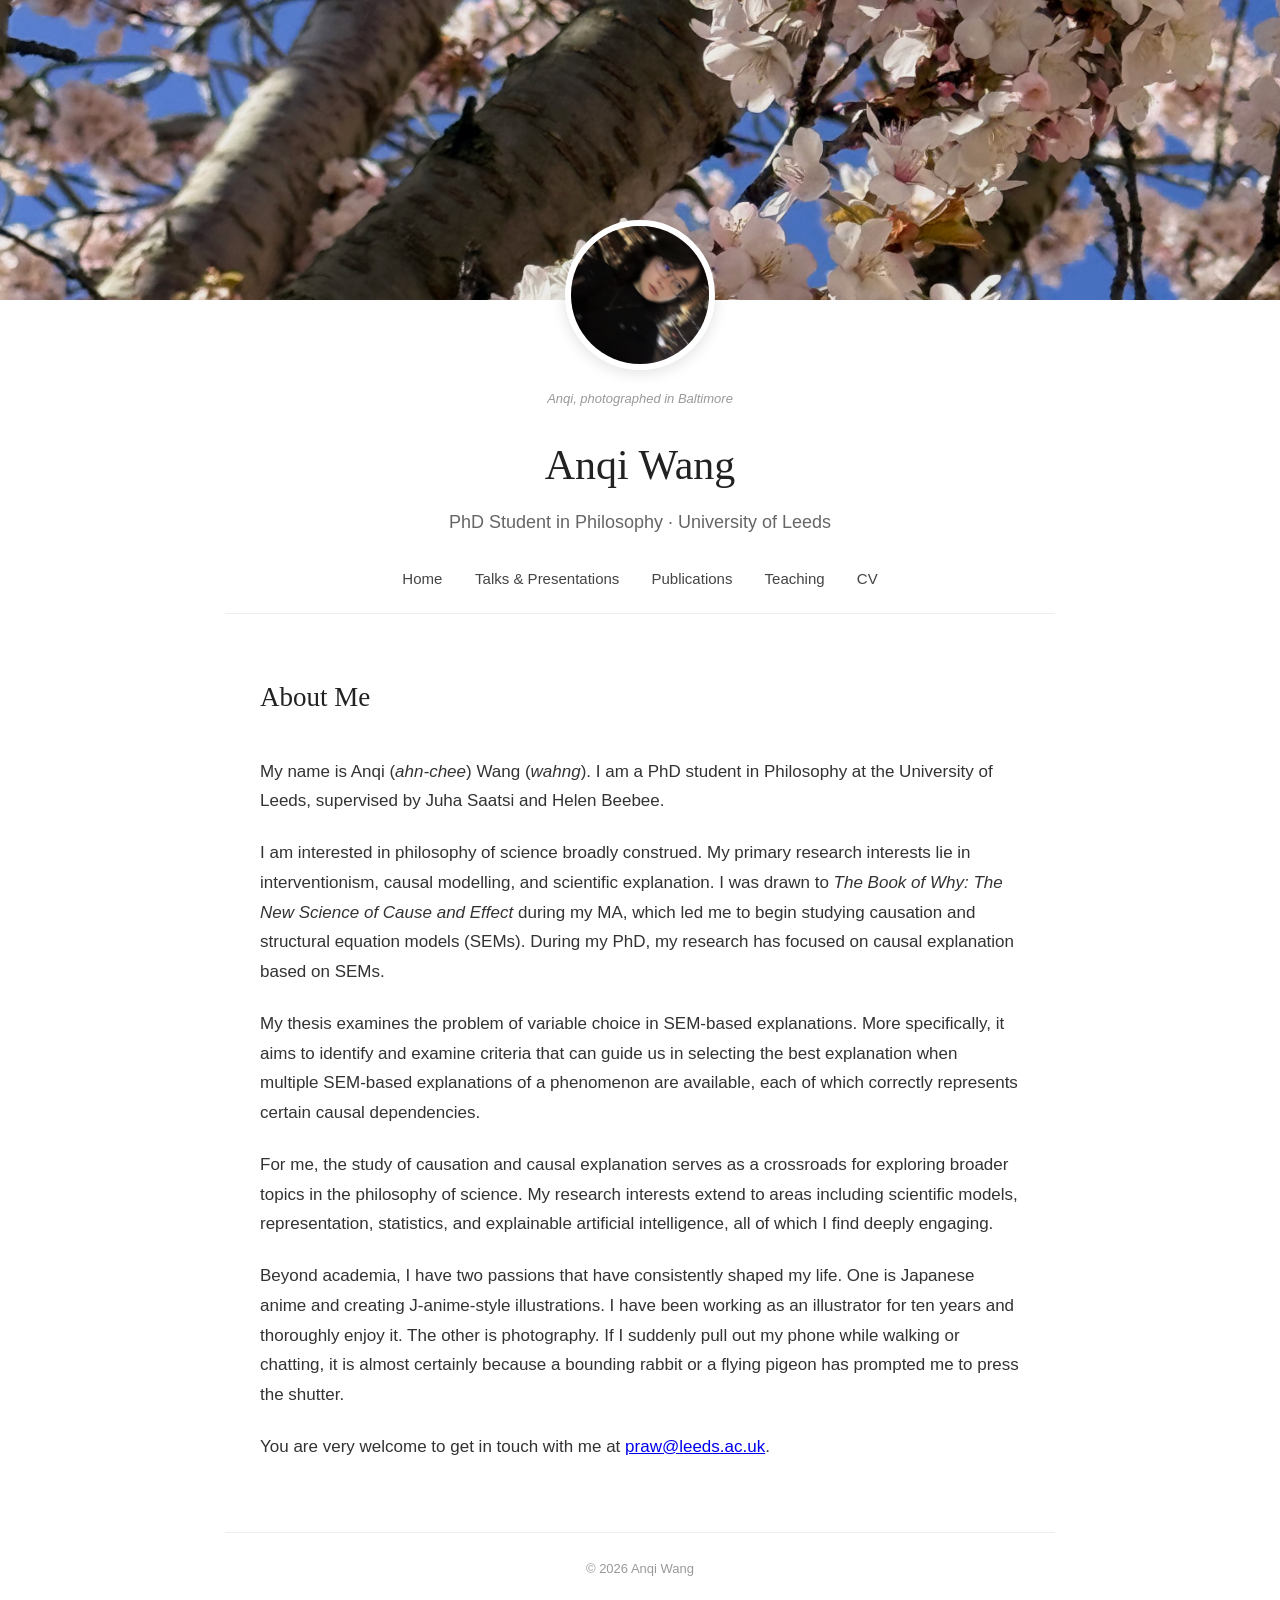
<file: index.html>
<!DOCTYPE html>
<html lang="en">

<head>

    <meta charset="UTF-8">

    <meta name="viewport"
          content="width=device-width, initial-scale=1.0">

    <title>Anqi Wang | Philosophy</title>

    <link rel="stylesheet" href="style.css">

</head>


<body>

    <!-- Cover image -->
    <div class="cover"></div>


    <div class="container">

        <!-- Profile -->
        <section class="profile">

            <img
                src="images/profile.jpg"
                alt="Portrait of Anqi Wang"
                class="profile-photo"
            >
<div class="photo-caption">
    Anqi, photographed in Baltimore
</div>
            <h1>Anqi Wang</h1>

            <div class="subtitle">
                PhD Student in Philosophy · University of Leeds
            </div>

        </section>


        <!-- Navigation -->
        <nav>

            <a href="index.html">Home</a>

            <a href="talks.html">
                Talks &amp; Presentations
            </a>

            <a href="publications.html">
                Publications
            </a>

            <a href="teaching.html">
                Teaching
            </a>

            <a href="cv.html">
                CV
            </a>

        </nav>


        <!-- Main content -->
        <main>

            <h2>About Me</h2>

            <p>
                My name is Anqi (<em>ahn-chee</em>) Wang
                (<em>wahng</em>). I am a PhD student in Philosophy
                at the University of Leeds, supervised by Juha Saatsi
                and Helen Beebee.
            </p>


            <p>
                I am interested in philosophy of science broadly construed.
                My primary research interests lie in interventionism,
                causal modelling, and scientific explanation. I was drawn
                to <em>The Book of Why: The New Science of Cause and Effect</em>
                during my MA, which led me to begin studying causation and
                structural equation models (SEMs). During my PhD, my research
                has focused on causal explanation based on SEMs.
            </p>


            <p>
                My thesis examines the problem of variable choice in
                SEM-based explanations. More specifically, it aims to
                identify and examine criteria that can guide us in selecting
                the best explanation when multiple SEM-based explanations
                of a phenomenon are available, each of which correctly
                represents certain causal dependencies.
            </p>


            <p>
                For me, the study of causation and causal explanation
                serves as a crossroads for exploring broader topics in the
                philosophy of science. My research interests extend to areas
                including scientific models, representation, statistics,
                and explainable artificial intelligence, all of which I find
                deeply engaging.
            </p>


            <p>
                Beyond academia, I have two passions that have consistently
                shaped my life. One is Japanese anime and creating
                J-anime-style illustrations. I have been working as an
                illustrator for ten years and thoroughly enjoy it.
                The other is photography. If I suddenly pull out my phone
                while walking or chatting, it is almost certainly because
                a bounding rabbit or a flying pigeon has prompted me to
                press the shutter.
            </p>
            <p>
                You are very welcome to get in touch with me at
                <a href="mailto:praw@leeds.ac.uk">praw@leeds.ac.uk</a>.
            </p>


        </main>


        <footer>

            © 2026 Anqi Wang

        </footer>

    </div>

</body>

</html>
</file>
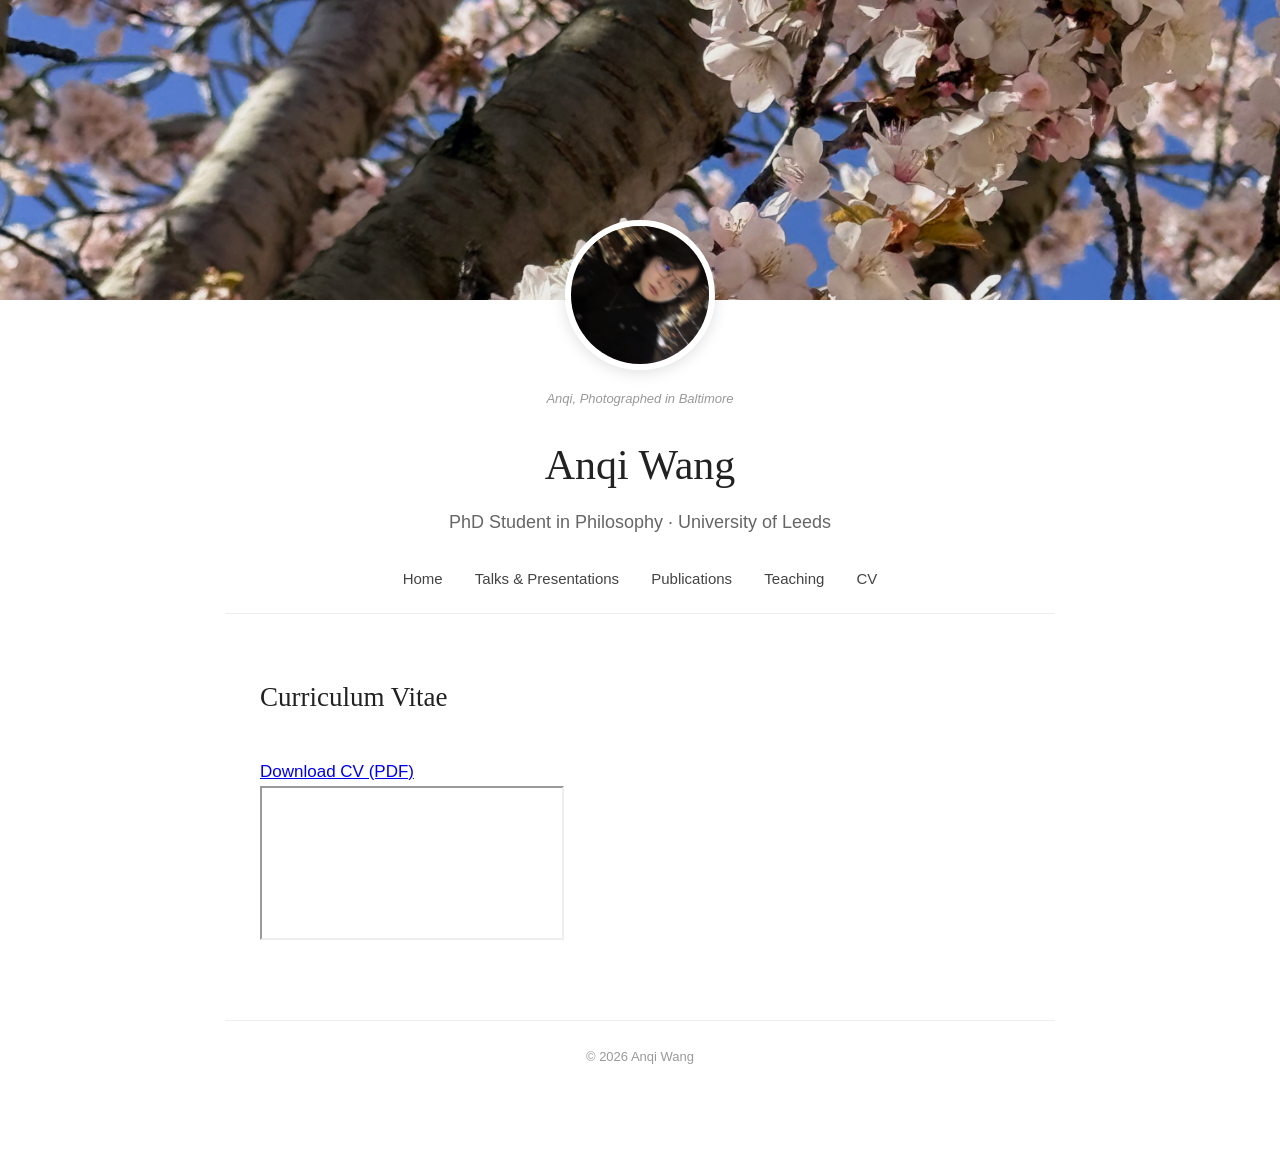
<file: CV.html>
<!DOCTYPE html>
<html lang="en">

<head>

    <meta charset="UTF-8">

    <meta name="viewport"
          content="width=device-width, initial-scale=1.0">

    <title>CV | Anqi Wang</title>

    <link rel="stylesheet" href="style.css">

</head>


<body>


<!-- Cover image -->
<div class="cover"></div>


<div class="container">


    <!-- Profile -->
    <section class="profile">

        <img
            src="images/profile.jpg"
            alt="Portrait of Anqi Wang"
            class="profile-photo"
        >

        <div class="photo-caption">
            Anqi, Photographed in Baltimore
        </div>

        <h1>Anqi Wang</h1>

        <div class="subtitle">
            PhD Student in Philosophy · University of Leeds
        </div>

    </section>


    <!-- Navigation -->
    <nav>

        <a href="index.html">
            Home
        </a>

        <a href="talks.html">
            Talks &amp; Presentations
        </a>

        <a href="publications.html">
            Publications
        </a>

        <a href="teaching.html">
            Teaching
        </a>

        <a href="cv.html">
            CV
        </a>

    </nav>


    <!-- Main content -->
    <main>

        <h2>Curriculum Vitae</h2>


        <div class="cv-actions">

            <a
                href="Anqi-Wang-CV.pdf"
                download
                class="cv-download"
            >
                Download CV (PDF)
            </a>

        </div>


        <div class="cv-viewer">

            <iframe
                src="Anqi-Wang-CV.pdf"
                title="Curriculum Vitae of Anqi Wang"
            >
            </iframe>

        </div>


    </main>


    <footer>

        © 2026 Anqi Wang

    </footer>


</div>


</body>

</html>
</file>
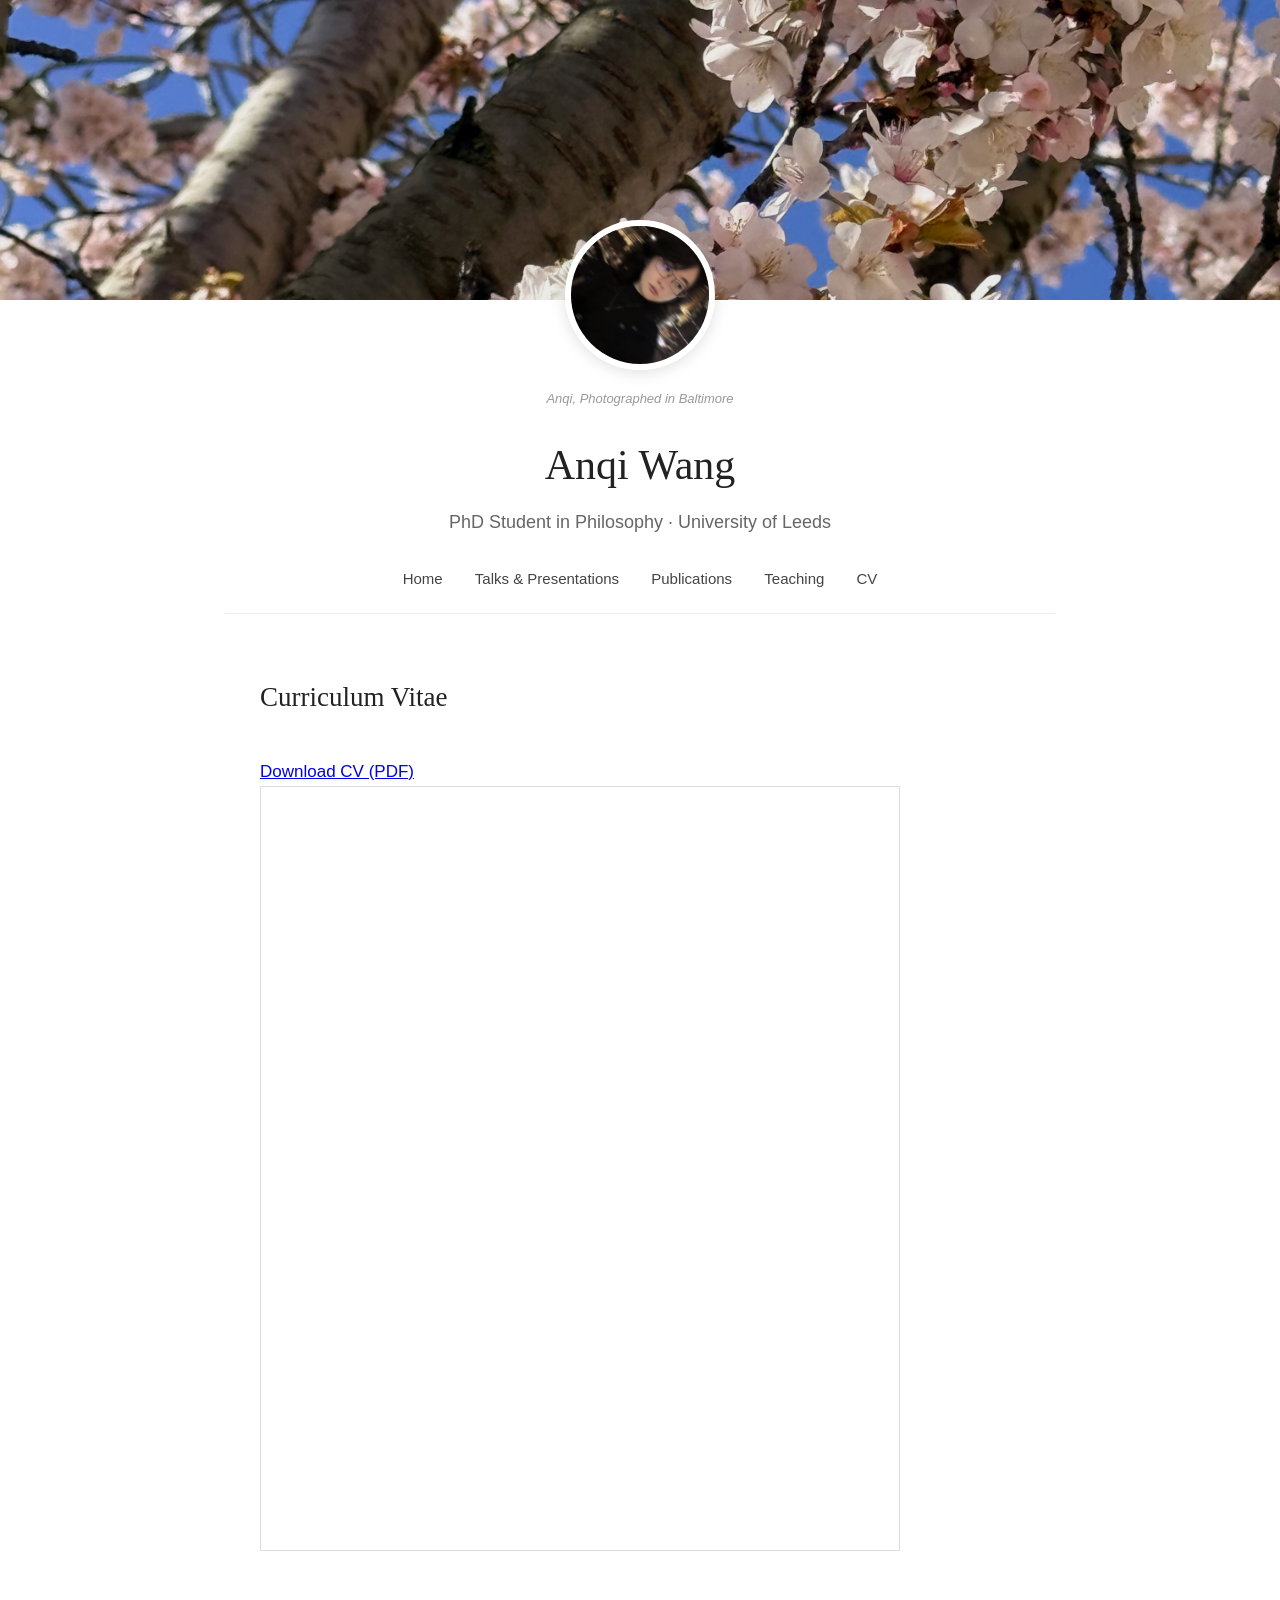
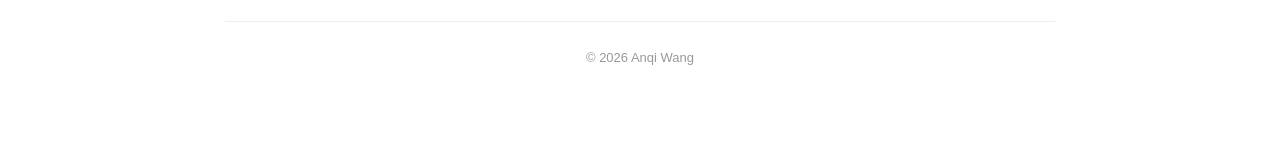
<file: cv.html>
<!DOCTYPE html>
<html lang="en">

<head>

    <meta charset="UTF-8">

    <meta name="viewport"
          content="width=device-width, initial-scale=1.0">

    <title>CV | Anqi Wang</title>

    <link rel="stylesheet" href="style.css">

</head>


<body>


<!-- Cover image -->
<div class="cover"></div>


<div class="container">


    <!-- Profile -->
    <section class="profile">

        <img
            src="images/profile.jpg"
            alt="Portrait of Anqi Wang"
            class="profile-photo"
        >

        <div class="photo-caption">
            Anqi, Photographed in Baltimore
        </div>

        <h1>Anqi Wang</h1>

        <div class="subtitle">
            PhD Student in Philosophy · University of Leeds
        </div>

    </section>


    <!-- Navigation -->
    <nav>

        <a href="index.html">
            Home
        </a>

        <a href="talks.html">
            Talks &amp; Presentations
        </a>

        <a href="publications.html">
            Publications
        </a>

        <a href="teaching.html">
            Teaching
        </a>

        <a href="cv.html">
            CV
        </a>

    </nav>


    <!-- Main content -->
    <main>

        <h2>Curriculum Vitae</h2>


        <div class="cv-actions">

            <a
                href="Anqi-Wang-CV.pdf"
                download
                class="cv-download"
            >
                Download CV (PDF)
            </a>

        </div>


        <div class="cv-viewer">

    <iframe
        src="Anqi-Wang-CV.pdf"
        title="Curriculum Vitae of Anqi Wang"
        style="
            width: 50vw;
            height: 85vh;
            border: 1px solid #dddddd;
            display: block;
        "
    >
    </iframe>

</div>

    </main>


    <footer>

        © 2026 Anqi Wang

    </footer>


</div>


</body>

</html>
</file>
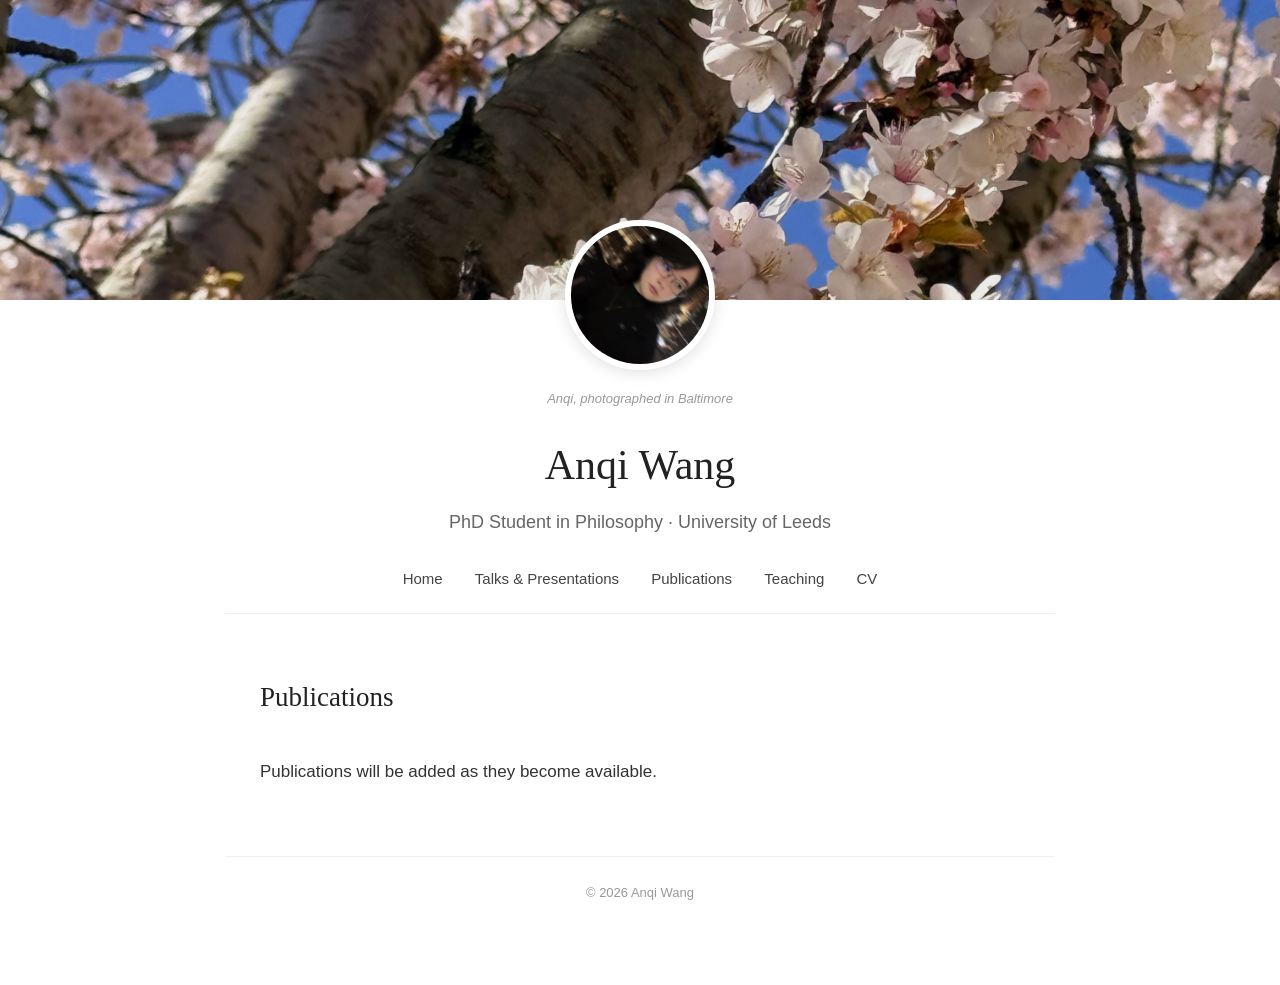
<file: publications.html>
<!DOCTYPE html>
<html lang="en">

<head>

    <meta charset="UTF-8">

    <meta name="viewport"
          content="width=device-width, initial-scale=1.0">

    <title>Publications | Anqi Wang</title>

    <link rel="stylesheet" href="style.css">

</head>


<body>


<div class="cover"></div>


<div class="container">


    <section class="profile">

        <img
            src="images/profile.jpg"
            alt="Portrait of Anqi Wang"
            class="profile-photo"
        >

        <div class="photo-caption">
            Anqi, photographed in Baltimore
        </div>


        <h1>Anqi Wang</h1>


        <div class="subtitle">
            PhD Student in Philosophy · University of Leeds
        </div>


    </section>



    <nav>

        <a href="index.html">
            Home
        </a>

        <a href="talks.html">
            Talks &amp; Presentations
        </a>

        <a href="publications.html">
            Publications
        </a>

        <a href="teaching.html">
            Teaching
        </a>

        <a href="cv.html">
            CV
        </a>

    </nav>



    <main>

        <h2>
            Publications
        </h2>


        <p>
            Publications will be added as they become available.
        </p>


    </main>



    <footer>

        © 2026 Anqi Wang

    </footer>


</div>


</body>

</html>
</file>
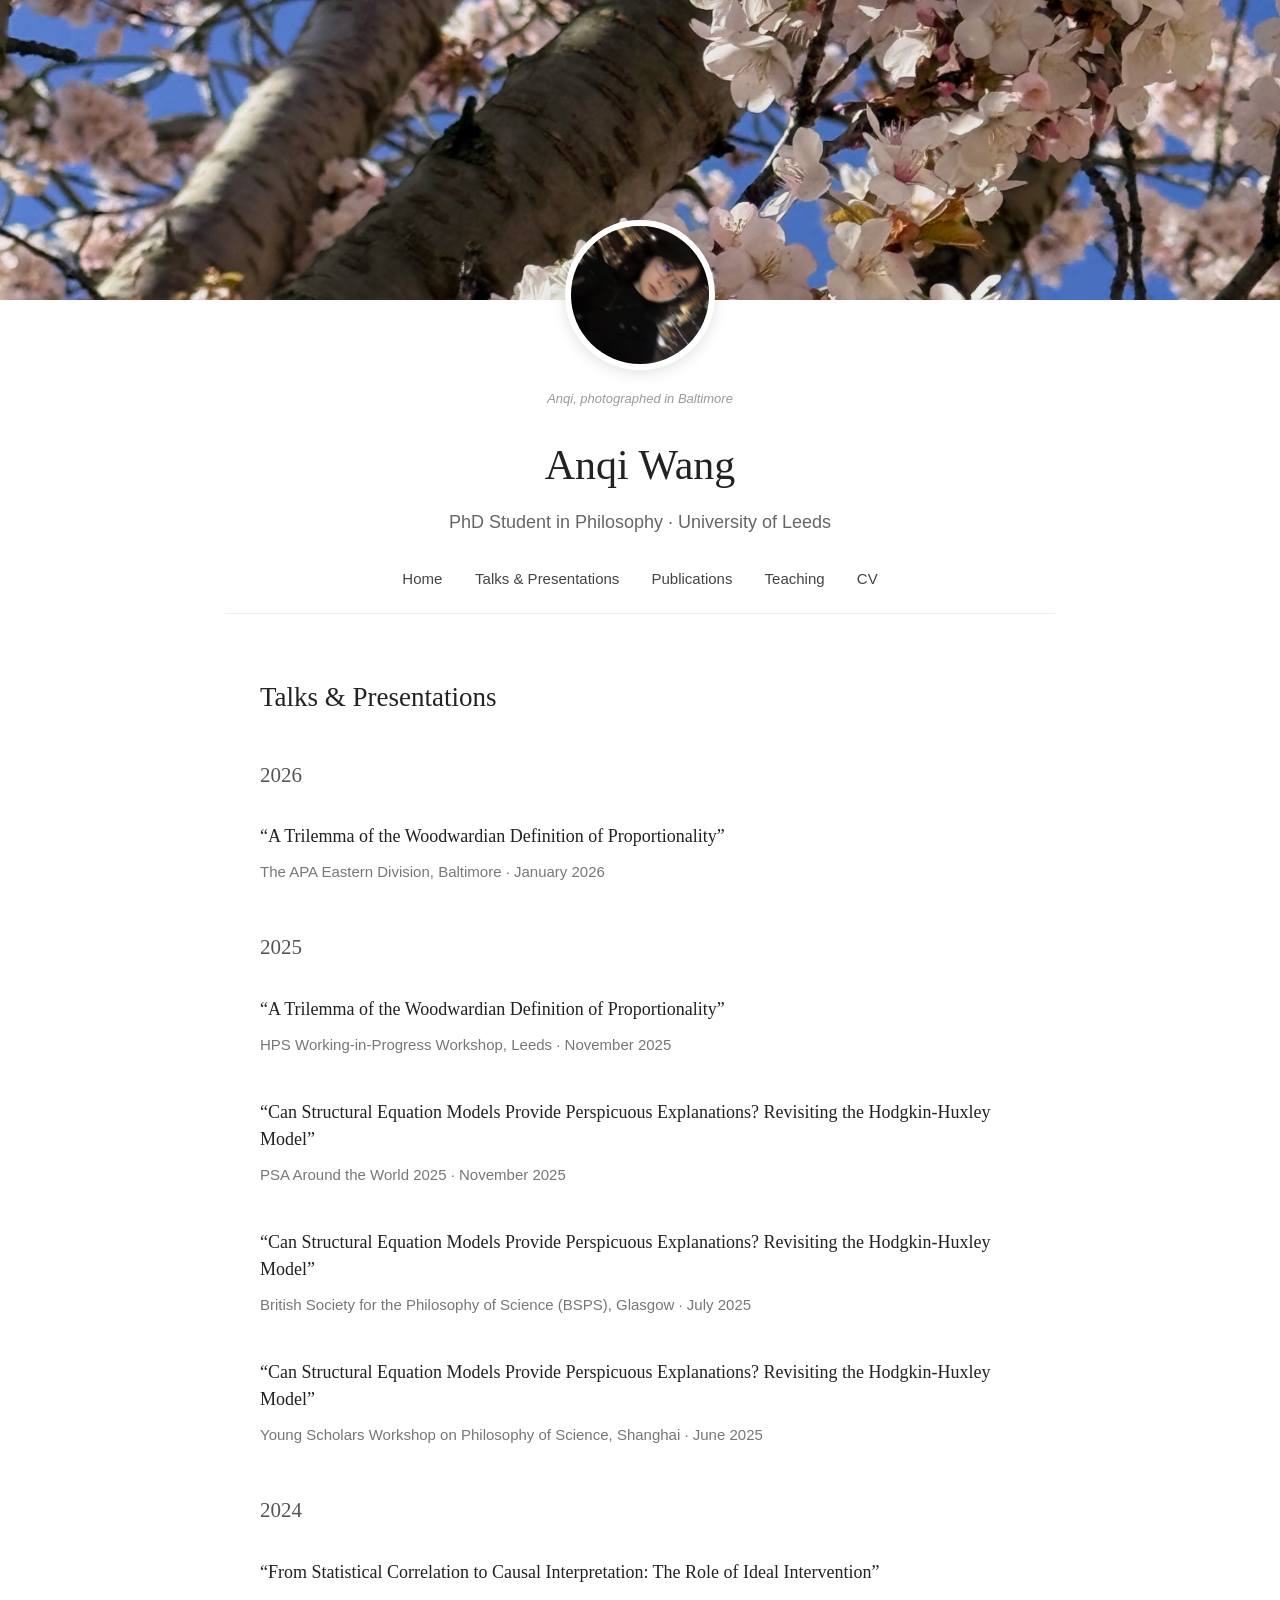
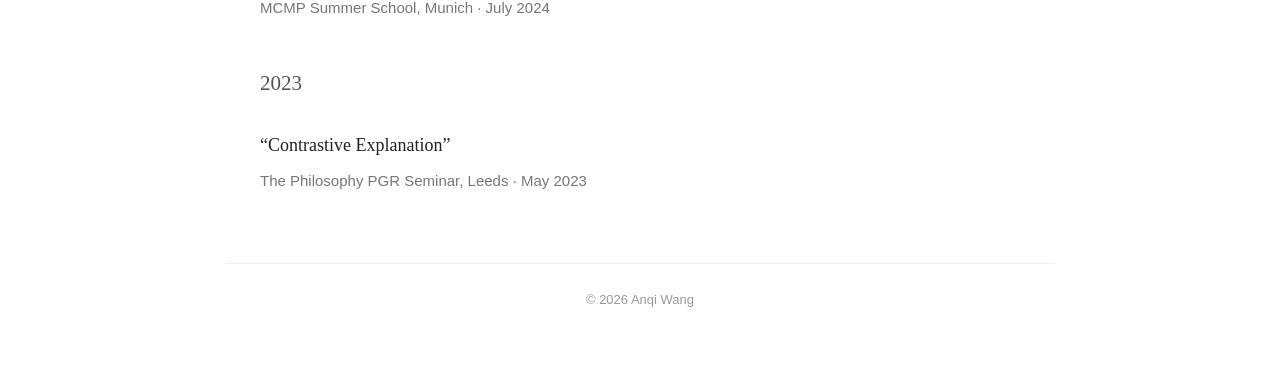
<file: talks.html>
<!DOCTYPE html>
<html lang="en">

<head>

    <meta charset="UTF-8">

    <meta name="viewport"
          content="width=device-width, initial-scale=1.0">

    <title>Talks & Presentations | Anqi Wang</title>

    <link rel="stylesheet" href="style.css">

</head>


<body>

    <!-- Cover image -->
    <div class="cover"></div>


    <div class="container">

        <!-- Profile -->
        <section class="profile">

            <img
                src="images/profile.jpg"
                alt="Portrait of Anqi Wang"
                class="profile-photo"
            >

            <div class="photo-caption">
                Anqi, photographed in Baltimore
            </div>

            <h1>Anqi Wang</h1>

            <div class="subtitle">
                PhD Student in Philosophy · University of Leeds
            </div>

        </section>


        <!-- Navigation -->
        <nav>

            <a href="index.html">Home</a>

            <a href="talks.html">
                Talks &amp; Presentations
            </a>

            <a href="publications.html">
                Publications
            </a>

            <a href="teaching.html">
                Teaching
            </a>

            <a href="cv.html">
                CV
            </a>

        </nav>


        <!-- Main content -->
        <main>

            <h2>Talks &amp; Presentations</h2>


            <!-- 2026 -->

            <div class="talk-year">

                <h3>2026</h3>

                <div class="talk">

                    <div class="talk-title">
                        “A Trilemma of the Woodwardian Definition
                        of Proportionality”
                    </div>

                    <div class="talk-details">
                        The APA Eastern Division, Baltimore · January 2026
                    </div>

                </div>

            </div>


            <!-- 2025 -->

            <div class="talk-year">

                <h3>2025</h3>


                <div class="talk">

                    <div class="talk-title">
                        “A Trilemma of the Woodwardian Definition
                        of Proportionality”
                    </div>

                    <div class="talk-details">
                        HPS Working-in-Progress Workshop, Leeds ·
                        November 2025
                    </div>

                </div>


                <div class="talk">

                    <div class="talk-title">
                        “Can Structural Equation Models Provide
                        Perspicuous Explanations? Revisiting the
                        Hodgkin-Huxley Model”
                    </div>

                    <div class="talk-details">
                        PSA Around the World 2025 · November 2025
                    </div>

                </div>


                <div class="talk">

                    <div class="talk-title">
                        “Can Structural Equation Models Provide
                        Perspicuous Explanations? Revisiting the
                        Hodgkin-Huxley Model”
                    </div>

                    <div class="talk-details">
                        British Society for the Philosophy of Science
                        (BSPS), Glasgow · July 2025
                    </div>

                </div>


                <div class="talk">

                    <div class="talk-title">
                        “Can Structural Equation Models Provide
                        Perspicuous Explanations? Revisiting the
                        Hodgkin-Huxley Model”
                    </div>

                    <div class="talk-details">
                        Young Scholars Workshop on Philosophy of Science,
                        Shanghai · June 2025
                    </div>

                </div>

            </div>


            <!-- 2024 -->

            <div class="talk-year">

                <h3>2024</h3>

                <div class="talk">

                    <div class="talk-title">
                        “From Statistical Correlation to Causal
                        Interpretation: The Role of Ideal Intervention”
                    </div>

                    <div class="talk-details">
                        MCMP Summer School, Munich · July 2024
                    </div>

                </div>

            </div>


            <!-- 2023 -->

            <div class="talk-year">

                <h3>2023</h3>

                <div class="talk">

                    <div class="talk-title">
                        “Contrastive Explanation”
                    </div>

                    <div class="talk-details">
                        The Philosophy PGR Seminar, Leeds · May 2023
                    </div>

                </div>

            </div>

        </main>


        <footer>

            © 2026 Anqi Wang

        </footer>

    </div>

</body>

</html>
</file>
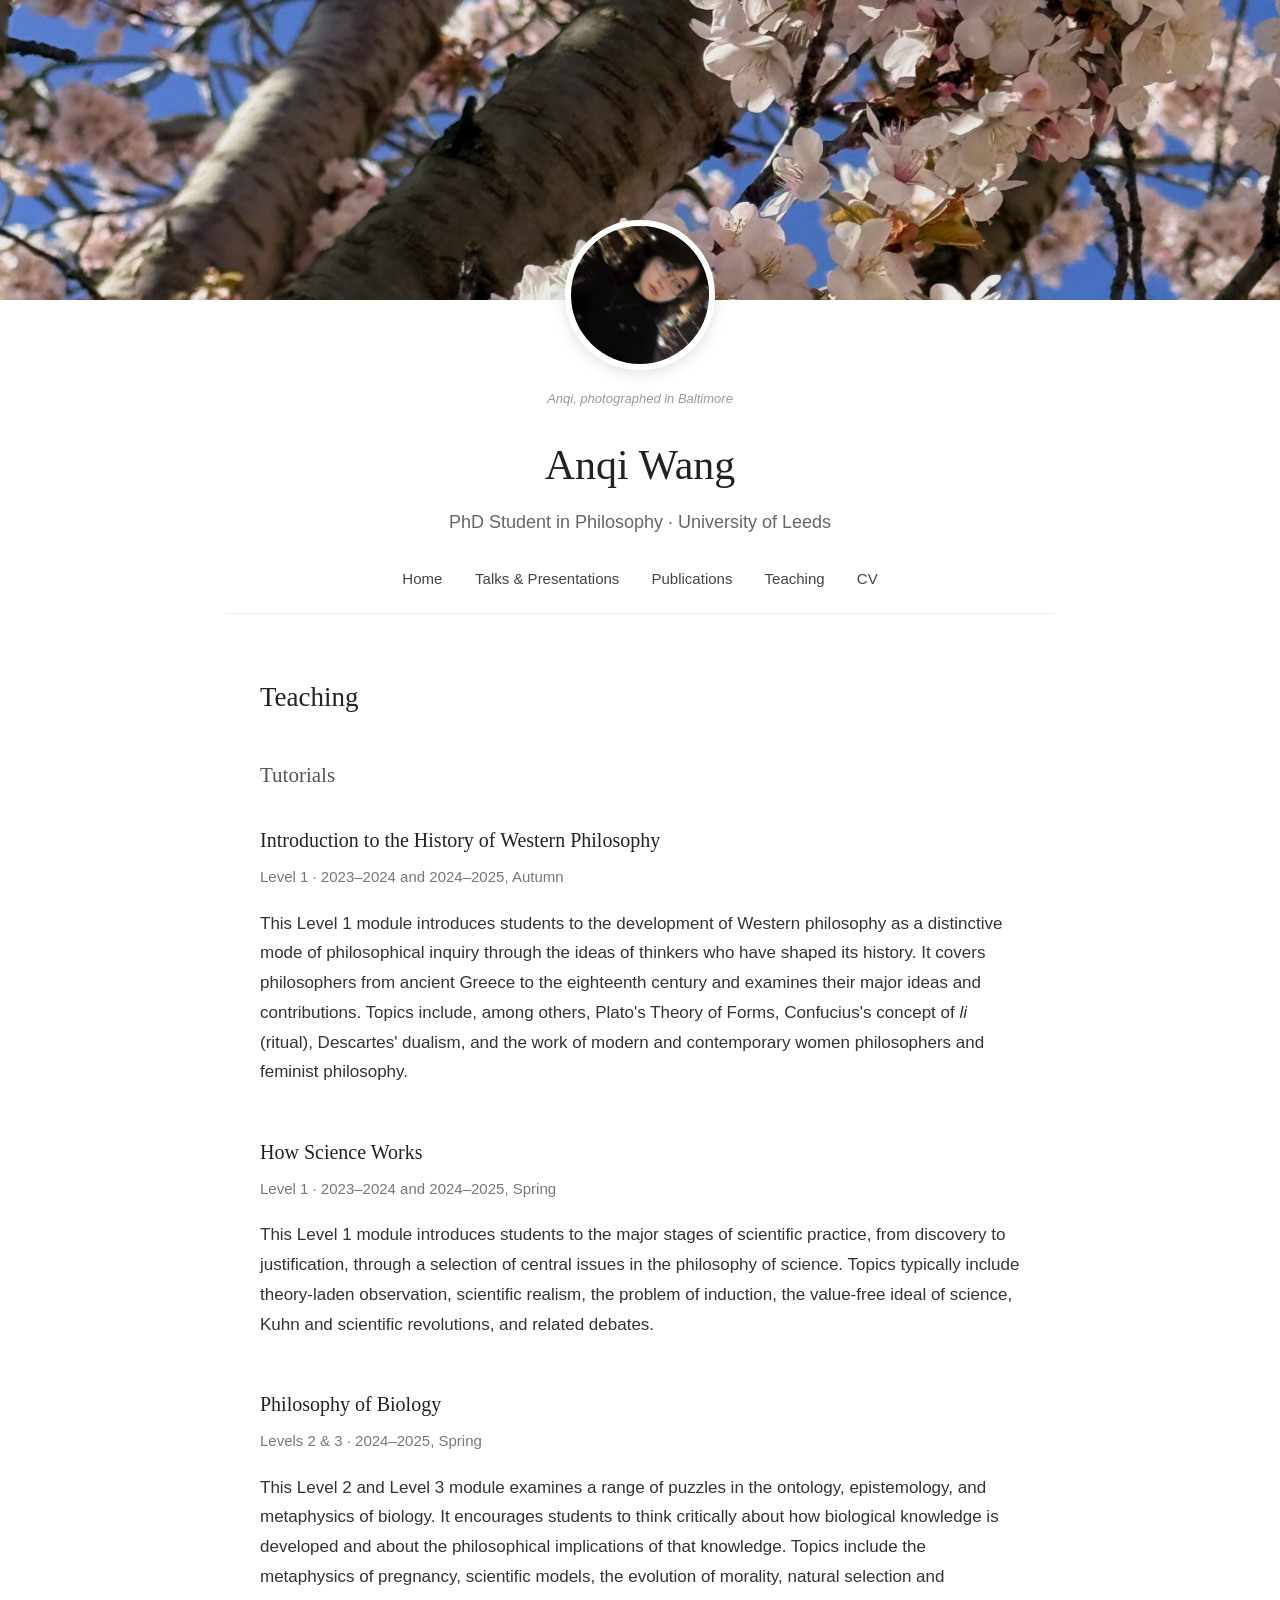
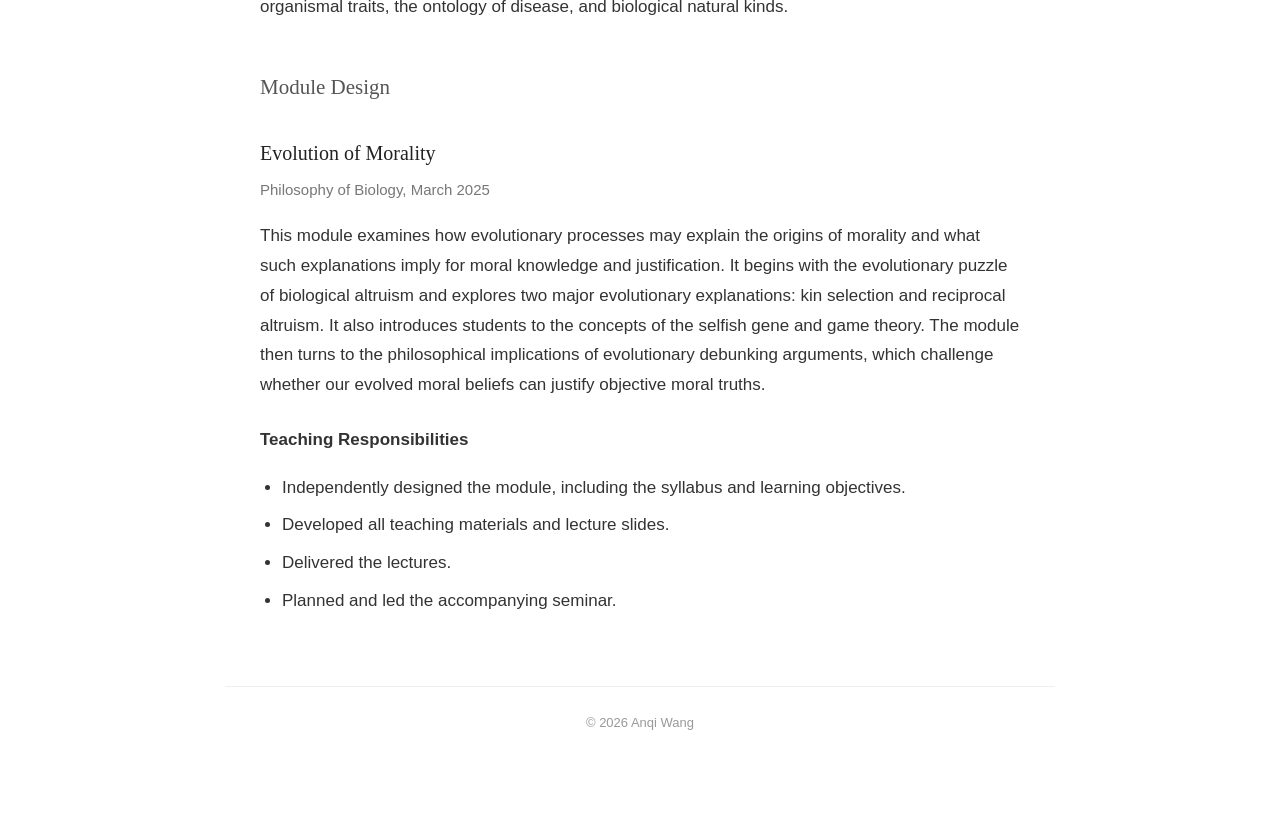
<file: teaching.html>
<!DOCTYPE html>
<html lang="en">

<head>
    <meta charset="UTF-8">
    <meta name="viewport" content="width=device-width, initial-scale=1.0">
    <title>Teaching | Anqi Wang</title>
    <link rel="stylesheet" href="style.css">
</head>

<body>

<div class="cover"></div>

<div class="container">

    <section class="profile">

        <img
            src="images/profile.jpg"
            alt="Portrait of Anqi Wang"
            class="profile-photo"
        >

        <div class="photo-caption">
            Anqi, photographed in Baltimore
        </div>

        <h1>Anqi Wang</h1>

        <div class="subtitle">
            PhD Student in Philosophy · University of Leeds
        </div>

    </section>


    <nav>

        <a href="index.html">Home</a>

        <a href="talks.html">
            Talks &amp; Presentations
        </a>

        <a href="publications.html">
            Publications
        </a>

        <a href="teaching.html">
            Teaching
        </a>

        <a href="cv.html">
            CV
        </a>

    </nav>


    <main>

        <h2>Teaching</h2>


        <!-- Tutorials -->

        <h3>Tutorials</h3>


        <div class="teaching-item">

            <h4>
                Introduction to the History of Western Philosophy
            </h4>

            <div class="teaching-meta">
                Level 1 · 2023–2024 and 2024–2025, Autumn
            </div>

            <p>
                This Level 1 module introduces students to the development
                of Western philosophy as a distinctive mode of philosophical
                inquiry through the ideas of thinkers who have shaped its
                history. It covers philosophers from ancient Greece to the
                eighteenth century and examines their major ideas and
                contributions. Topics include, among others, Plato's Theory
                of Forms, Confucius's concept of <em>li</em> (ritual),
                Descartes' dualism, and the work of modern and contemporary
                women philosophers and feminist philosophy.
            </p>

        </div>


        <div class="teaching-item">

            <h4>
                How Science Works
            </h4>

            <div class="teaching-meta">
                Level 1 · 2023–2024 and 2024–2025, Spring
            </div>

            <p>
                This Level 1 module introduces students to the major stages
                of scientific practice, from discovery to justification,
                through a selection of central issues in the philosophy of
                science. Topics typically include theory-laden observation,
                scientific realism, the problem of induction, the value-free
                ideal of science, Kuhn and scientific revolutions, and
                related debates.
            </p>

        </div>


        <div class="teaching-item">

            <h4>
                Philosophy of Biology
            </h4>

            <div class="teaching-meta">
                Levels 2 &amp; 3 · 2024–2025, Spring 
            </div>

            <p>
                This Level 2 and Level 3 module examines a range of puzzles
                in the ontology, epistemology, and metaphysics of biology.
                It encourages students to think critically about how
                biological knowledge is developed and about the philosophical
                implications of that knowledge. Topics include the
                metaphysics of pregnancy, scientific models, the evolution
                of morality, natural selection and organismal traits, the
                ontology of disease, and biological natural kinds.
            </p>

        </div>


        <!-- Module Design -->

        <h3>Module Design</h3>


        <div class="teaching-item">

            <h4>
                Evolution of Morality
            </h4>

            <div class="teaching-meta">
                Philosophy of Biology, March 2025
            </div>

            <p>
                This module examines how evolutionary processes may explain
                the origins of morality and what such explanations imply for
                moral knowledge and justification. It begins with the
                evolutionary puzzle of biological altruism and explores two
                major evolutionary explanations: kin selection and reciprocal
                altruism. It also introduces students to the concepts of the
                selfish gene and game theory. The module then turns to the
                philosophical implications of evolutionary debunking
                arguments, which challenge whether our evolved moral beliefs
                can justify objective moral truths.
            </p>


            <p class="teaching-responsibility-title">
                <strong>Teaching Responsibilities</strong>
            </p>

            <ul>

                <li>
                    Independently designed the module, including the syllabus
                    and learning objectives.
                </li>

                <li>
                    Developed all teaching materials and lecture slides.
                </li>

                <li>
                    Delivered the lectures.
                </li>

                <li>
                    Planned and led the accompanying seminar.
                </li>

            </ul>

        </div>

    </main>


    <footer>
        © 2026 Anqi Wang
    </footer>

</div>

</body>

</html>
</file>
<file: style.css>
/* =========================
   General
   ========================= */

* {
    box-sizing: border-box;
}

body {
    margin: 0;
    background-color: #ffffff;
    color: #333333;
    font-family: -apple-system, BlinkMacSystemFont, "Segoe UI",
                 Helvetica, Arial, sans-serif;
    line-height: 1.75;
    font-size: 17px;
}


/* =========================
   Cover
   ========================= */

.cover {
    width: 100%;
    height: 300px;

    background-image: url("images/cover.jpg");
    background-size: cover;
    background-position: center;

    position: relative;
}

.cover::after {
    content: "";
    position: absolute;
    inset: 0;
    background: rgba(0, 0, 0, 0.08);
}


/* =========================
   Main container
   ========================= */

.container {
    max-width: 900px;
    margin: 0 auto;
    padding: 0 35px 80px 35px;
}


/* =========================
   Profile
   ========================= */

.profile {
    text-align: center;
    margin-top: -80px;
    position: relative;
    z-index: 2;
}

.profile-photo {
    width: 150px;
    height: 150px;

    object-fit: cover;

    border-radius: 50%;

    border: 6px solid white;

    box-shadow: 0 3px 15px rgba(0, 0, 0, 0.12);
}

.profile h1 {
    font-family: Georgia, "Times New Roman", serif;
    font-size: 42px;
    font-weight: 500;
    margin: 18px 0 5px 0;
    color: #222222;
}

.photo-caption {
    font-size: 13px;
    color: #999999;
    margin-top: 8px;
    margin-bottom: 10px;
    font-style: italic;
}

.subtitle {
    font-size: 18px;
    color: #666666;
    margin-bottom: 25px;
}


/* =========================
   Navigation
   ========================= */

nav {
    text-align: center;
    margin: 25px 0 60px 0;
    padding-bottom: 20px;
    border-bottom: 1px solid #eeeeee;
}

nav a {
    color: #444444;
    text-decoration: none;
    margin: 0 14px;
    font-size: 15px;
    font-weight: 500;
}

nav a:hover {
    color: #315f8c;
}


/* =========================
   Content
   ========================= */

main {
    max-width: 760px;
    margin: 0 auto;
}

h2 {
    font-family: Georgia, "Times New Roman", serif;
    font-size: 27px;
    font-weight: 500;
    color: #222222;

    margin-top: 45px;
    margin-bottom: 35px;
}

p {
    margin-bottom: 22px;
}

em {
    font-style: italic;
}


/* =========================
   Talks & Presentations
   ========================= */

.talk-year {
    margin-bottom: 45px;
}

.talk-year h3 {
    font-family: Georgia, "Times New Roman", serif;
    font-size: 21px;
    font-weight: 500;
    color: #555555;

    margin-top: 0;
    margin-bottom: 30px;
}


/* Each individual presentation */

.talk {
    margin-bottom: 42px;
    padding-left: 0;
}


/* Presentation title */

.talk-title {
    font-family: Georgia, "Times New Roman", serif;
    font-size: 18px;
    line-height: 1.5;

    color: #222222;

    margin: 0 0 10px 0;
}


/* Conference / event information */

.talk-details {
    font-family: -apple-system, BlinkMacSystemFont, "Segoe UI",
                 Helvetica, Arial, sans-serif;

    font-size: 15px;
    line-height: 1.6;

    color: #777777;

    margin: 0;
}

/* =========================
   Teaching
   ========================= */

.teaching-item {
    margin-bottom: 48px;
}

main > h3 {
    font-family: Georgia, "Times New Roman", serif;
    font-size: 21px;
    font-weight: 500;
    color: #555555;

    margin-top: 0;
    margin-bottom: 30px;
}

.teaching-item h4 {
    font-family: Georgia, "Times New Roman", serif;
    font-size: 20px;
    font-weight: 500;
    color: #222222;

    margin-top: 0;
    margin-bottom: 6px;
}

.teaching-meta {
    font-size: 15px;
    color: #777777;

    margin-bottom: 18px;
}

.teaching-item p {
    margin-bottom: 18px;
}

.teaching-responsibility-title {
    margin-top: 25px;
    margin-bottom: 10px;
}

.teaching-item ul {
    margin-top: 10px;
    padding-left: 22px;
}

.teaching-item li {
    margin-bottom: 8px;
}

/* =========================
   Footer
   ========================= */

footer {
    text-align: center;
    color: #999999;
    font-size: 13px;

    margin-top: 70px;
    padding-top: 25px;

    border-top: 1px solid #eeeeee;
}


/* =========================
   Mobile
   ========================= */

@media (max-width: 650px) {

    .cover {
        height: 220px;
    }

    .container {
        padding-left: 20px;
        padding-right: 20px;
    }

    .profile {
        margin-top: -60px;
    }

    .profile-photo {
        width: 120px;
        height: 120px;
    }

    .profile h1 {
        font-size: 34px;
    }

    nav a {
        display: inline-block;
        margin: 5px 8px;
    }

    body {
        font-size: 16px;
    }

    .talk-title {
        font-size: 17px;
    }
/* =========================
CV
========================= */

/* =========================
CV
========================= */

.cv-actions {
    margin-top: 10px;
    margin-bottom: 30px;
}

.cv-download {
    display: inline-block;
    padding: 10px 18px;
    border: 1px solid #555555;
    color: #222222;
    text-decoration: none;
    font-size: 15px;
    transition: all 0.2s ease;
}

.cv-download:hover {
    background-color: #f5f5f5;
}

.cv-viewer {
    width: 80vw;
    margin-left: calc(50% - 50vw);
    margin-top: 10px;
}
</file>
